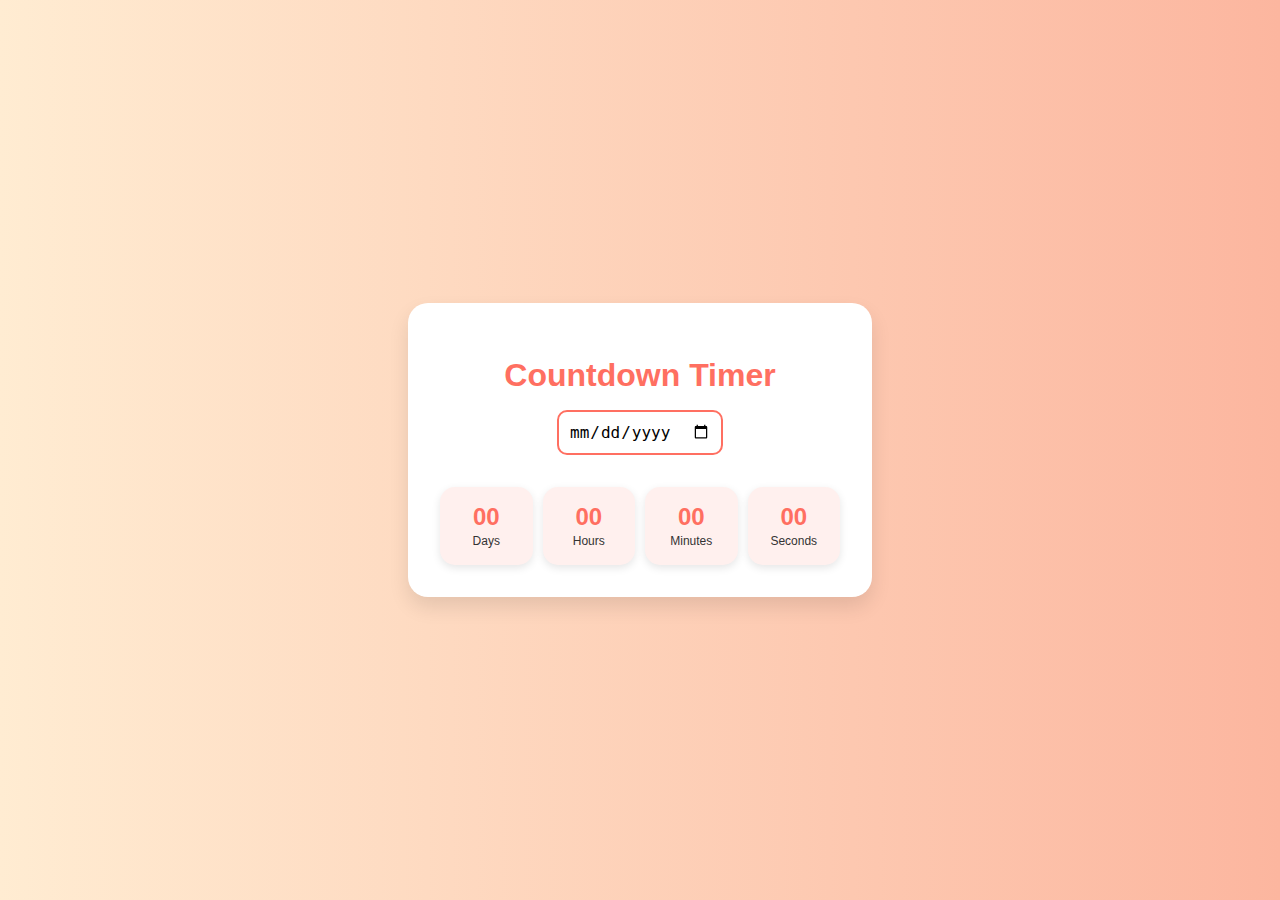
<file: CountDown/index.htm>
<!DOCTYPE html>
<html lang="en">
<head>
  <meta charset="UTF-8" />
  <meta name="viewport" content="width=device-width, initial-scale=1.0"/>
  <title>Sweet Countdown</title>
  <link rel="stylesheet" href="style.css" />
</head>
<body>
  <div class="container">
    <h1>Countdown Timer</h1>
    <input type="date" id="datePicker" />
    <div id="countdown">
      <div><span id="days">00</span><small>Days</small></div>
      <div><span id="hours">00</span><small>Hours</small></div>
      <div><span id="minutes">00</span><small>Minutes</small></div>
      <div><span id="seconds">00</span><small>Seconds</small></div>
    </div>
  </div>
  <script src="script.js"></script>
</body>
</html>
</file>
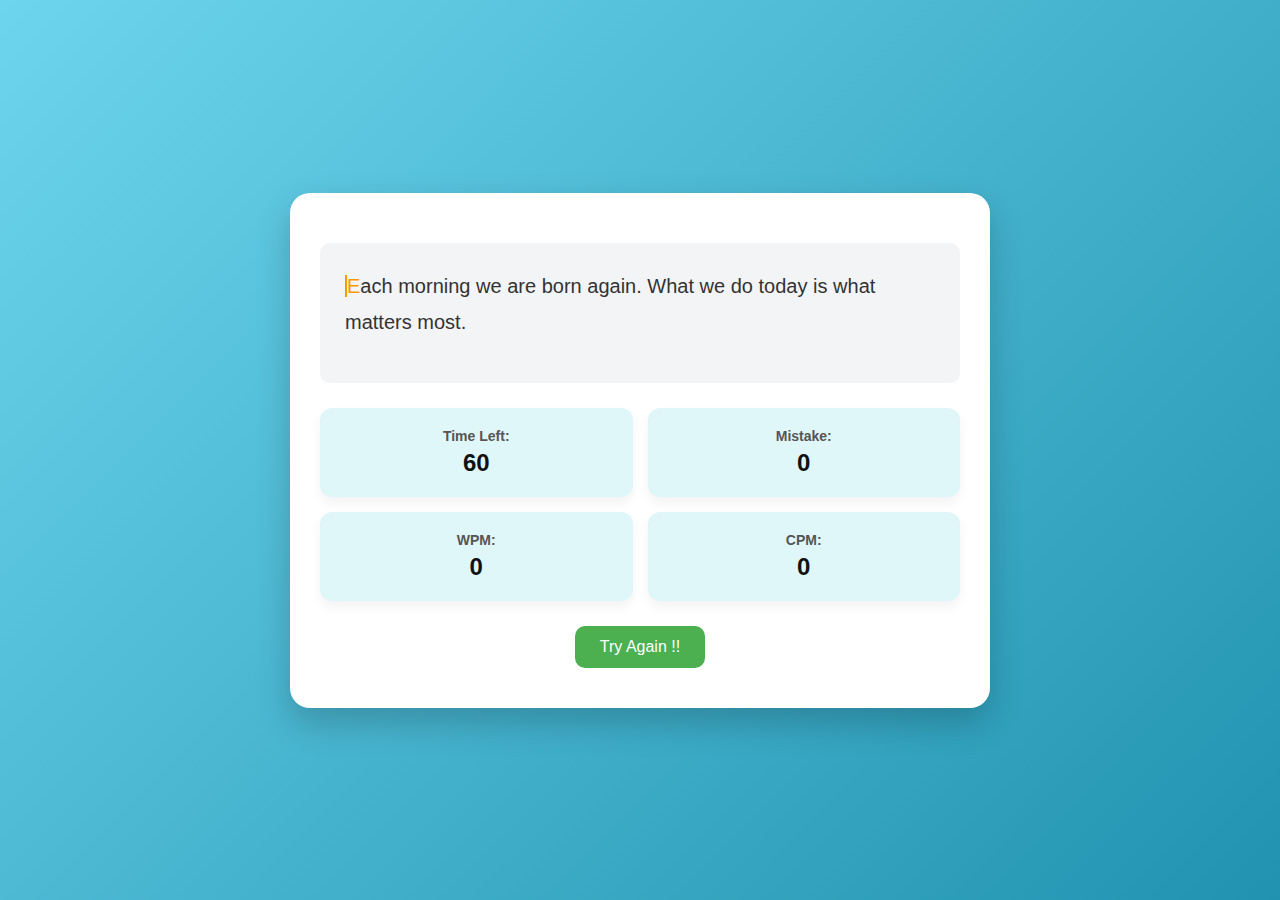
<file: Time Speed test/index.html>
<!DOCTYPE html>
<html lang="en">
  <head>
    <meta charset="UTF-8" />
    <meta name="viewport" content="width=device-width, initial-scale=1.0" />
    <title>Typing Speed Test</title>
    <link rel="stylesheet" href="./style.css" />
  </head>
  <body>
    <div class="wrapper">
      <input type="text" class="input-field" />
      <div class="content-box">
        <div class="typing-test">
          <p></p>
        </div>
        <div class="content">
          <div class="result-detail">
            <ul>
              <li class="time"><p>Time Left:</p><span>60</span></li>
              <li class="mistake"><p>Mistake:</p><span>0</span></li>
              <li class="wpn"><p>WPM:</p><span>0</span></li>
              <li class="cpn"><p>CPM:</p><span>0</span></li>
            </ul>
            <button class="btn">Try Again !!</button>
          </div>
        </div>
      </div>
    </div>
    <script src="./script.js"></script>
  </body>
</html>
</file>
<file: CountDown/style.css>
body {
  margin: 0;
  padding: 0;
  font-family: 'Segoe UI', Tahoma, Geneva, Verdana, sans-serif;
  background: linear-gradient(to right, #ffecd2, #fcb69f);
  height: 100vh;
  display: flex;
  justify-content: center;
  align-items: center;
}

.container {
  text-align: center;
  background: white;
  padding: 2rem;
  border-radius: 20px;
  box-shadow: 0 10px 20px rgba(0,0,0,0.1);
  width: 90%;
  max-width: 400px;
}

h1 {
  margin-bottom: 1rem;
  color: #ff6f61;
}

input[type="date"] {
  padding: 10px;
  border: 2px solid #ff6f61;
  border-radius: 10px;
  font-size: 1rem;
  margin-bottom: 2rem;
  outline: none;
}

#countdown {
  display: flex;
  justify-content: space-between;
  gap: 10px;
}

#countdown div {
  background-color: #fff0ee;
  padding: 1rem;
  border-radius: 15px;
  width: 70px;
  box-shadow: 0 3px 8px rgba(0,0,0,0.1);
}

#countdown span {
  display: block;
  font-size: 1.5rem;
  color: #ff6f61;
  font-weight: bold;
}

#countdown small {
  color: #333;
  font-size: 0.75rem;
}
</file>
<file: Time Speed test/style.css>
/* Reset & Base Styles */
* {
  margin: 0;
  padding: 0;
  box-sizing: border-box;
}

body {
  font-family: 'Segoe UI', Tahoma, Geneva, Verdana, sans-serif;
  background: linear-gradient(135deg, #6dd5ed, #2193b0);
  min-height: 100vh;
  display: flex;
  justify-content: center;
  align-items: center;
  color: #333;
  padding: 20px;
}

.wrapper {
  background: #ffffff;
  border-radius: 20px;
  box-shadow: 0 15px 35px rgba(0, 0, 0, 0.2);
  padding: 40px 30px;
  width: 100%;
  max-width: 700px;
  text-align: center;
  position: relative;
  overflow: hidden;
}

.input-field {
  position: absolute;
  opacity: 0;
  z-index: -1;
}

/* Typing Text Box */
.typing-test p {
  font-size: 20px;
  line-height: 1.8;
  background: #f3f4f6;
  padding: 25px;
  border-radius: 10px;
  margin-bottom: 25px;
  color: #333;
  text-align: left;
  min-height: 140px;
  overflow-y: auto;
}

/* Character Highlighting */
.typing-test p span {
  position: relative;
  font-weight: 500;
}

.typing-test p span.active {
  color: #ff9800;
  border-left: 2px solid #ff9800;
  animation: blink 1s infinite;
}

@keyframes blink {
  50% {
    border-color: transparent;
  }
}

.typing-test p span.correct {
  color: #4caf50;
}

.typing-test p span.incorrect {
  color: #f44336;
  background: #ffe6e6;
  border-radius: 4px;
}

/* Result Section */
.content-box {
  margin-top: 10px;
}

.result-detail ul {
  list-style: none;
  display: flex;
  flex-wrap: wrap;
  justify-content: space-between;
  gap: 15px;
  padding: 0;
}

.result-detail li {
  flex: 1 1 calc(50% - 10px);
  background: #e0f7fa;
  padding: 20px 15px;
  border-radius: 12px;
  box-shadow: 0 6px 12px rgba(0, 0, 0, 0.05);
  transition: all 0.3s ease;
}

.result-detail li:hover {
  transform: translateY(-4px);
}

.result-detail p {
  font-size: 14px;
  font-weight: 600;
  color: #555;
  margin-bottom: 5px;
}

.result-detail span {
  font-size: 24px;
  font-weight: 700;
  color: #111;
}

/* Try Again Button */
button.btn {
  margin-top: 25px;
  padding: 12px 25px;
  font-size: 16px;
  background-color: #4caf50;
  color: white;
  border: none;
  border-radius: 10px;
  cursor: pointer;
  transition: background-color 0.3s ease;
}

button.btn:hover {
  background-color: #388e3c;
}

/* Text Selection */
::selection {
  background: #2196f3;
  color: #fff;
}
</file>
